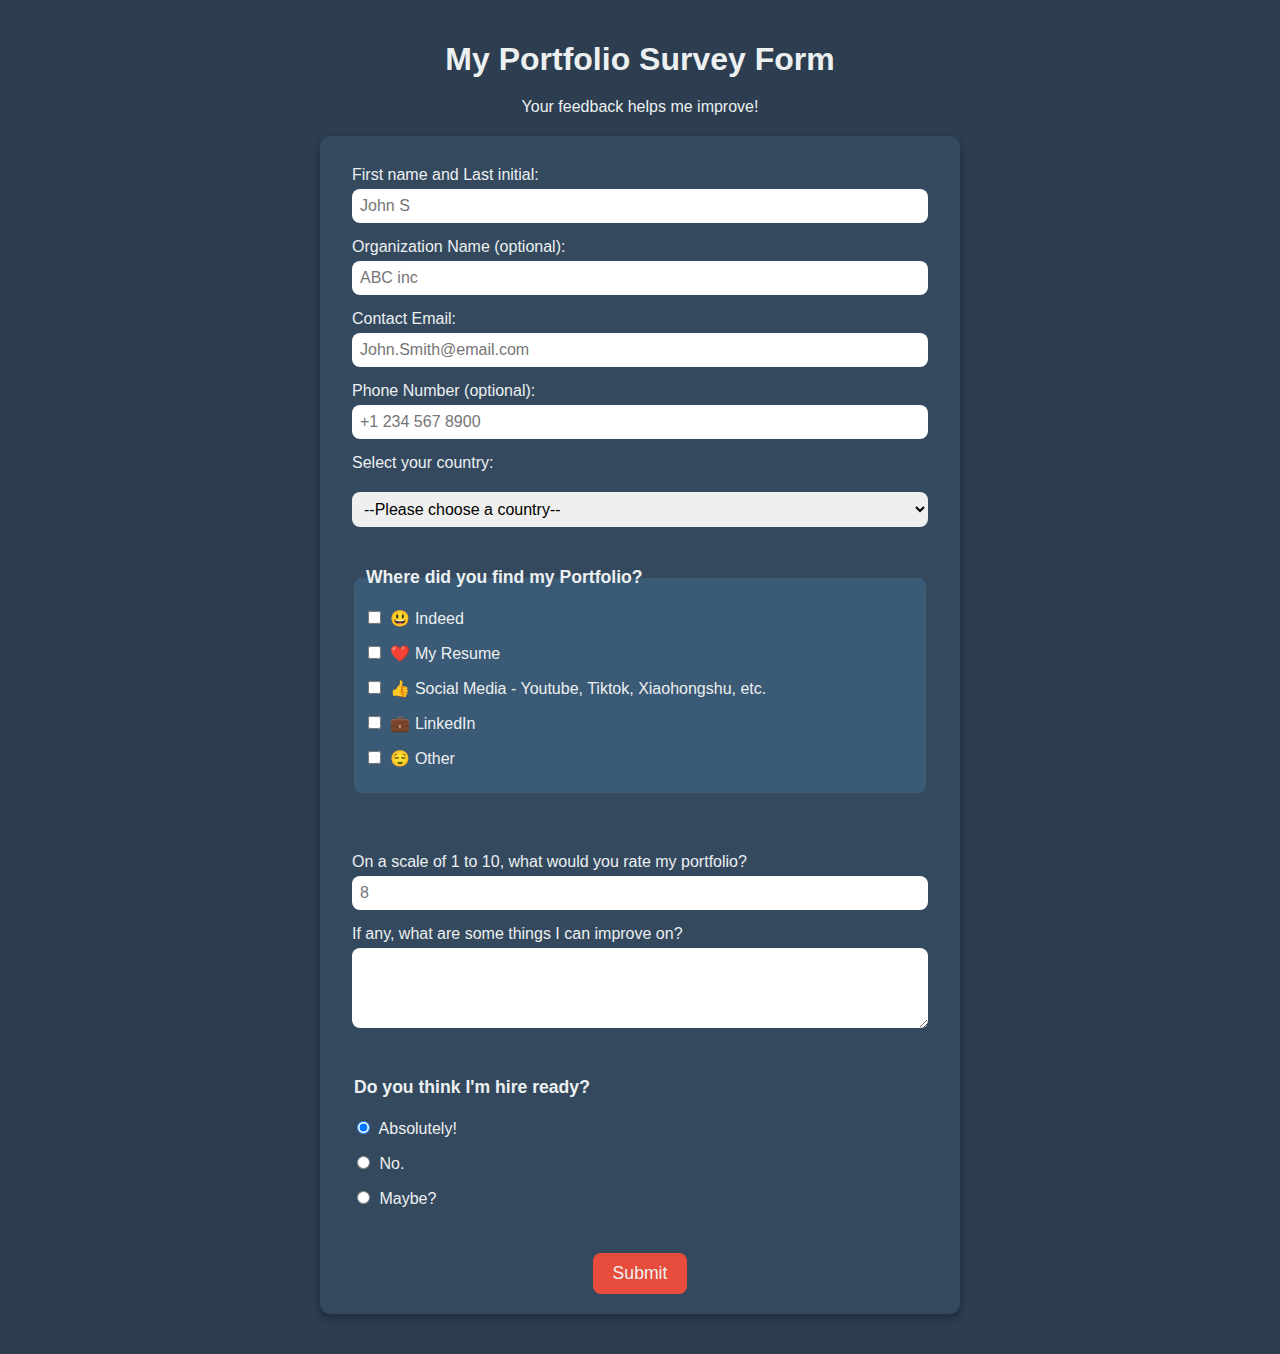
<file: Project1-SurveyForm/index.html>
<!DOCTYPE html>
<html lang="en">
  <head>
    <title>Portfolio Survey Form</title>
    <meta charset="utf-8">
    <meta name="viewport" content="width=device-width, initial-scale=1.0">
    <link rel="stylesheet" href="styles.css">
  </head>
  <body>
    <h1 id="title">My Portfolio Survey Form</h1>
    <p id="description">Your feedback helps me improve!</p>
    <form id="survey-form"> 
      <fieldset>
        <label for="name" id="name-label">First name and Last initial: <input id="name" name="name-label" type="text" placeholder="John S" required/></label>
        <label for="org-name">Organization Name (optional): <input id="org-name" name="org-name" type="text" placeholder="ABC inc" /></label>
        <label id="email-label" for="email">Contact Email: <input id="email" name="email-label" type="email" placeholder="John.Smith@email.com" required/></label>
        <label for="phone">Phone Number (optional): <input type="tel" id="phone" name="phone" placeholder="+1 234 567 8900"/></label>
        <label for="dropdown">Select your country:</label>
          <select id="dropdown" name="country" required>
            <option value="">--Please choose a country--</option>
            <option value="AL">Albania</option>
            <option value="AU">Australia</option>
            <option value="CA">Canada</option>
            <option value="CN">China</option>
            <option value="DK">Denmark</option>
            <option value="FR">France</option>
            <option value="DE">Germany</option>
            <option value="IE">Ireland</option>
            <option value="JP">Japan</option>
            <option value="MX">Mexico</option>
            <option value="NL">Netherlands</option>
            <option value="PH">Philippines</option>
            <option value="KR">South Korea</option>
            <option value="TH">Thailand</option>
            <option value="GB">United Kingdom</option>
            <option value="US">United States</option>
            <option value="other">Other</option>
          </select>
      </fieldset>
      <fieldset>
        <fieldset>
    <legend>Where did you find my Portfolio?</legend>
    
    <label>
      <input type="checkbox" name="referral" value="smile">
      😃 Indeed
    </label>
    <label>
      <input type="checkbox" name="referral" value="heart">
      ❤️ My Resume
    </label>
    <label>
      <input type="checkbox" name="referral" value="thumbsup">
      👍 Social Media - Youtube, Tiktok, Xiaohongshu, etc.
    </label>
    <label>
      <input type="checkbox" name="referral" value="suitcase">
      💼 LinkedIn
    </label>
    <label>
      <input type="checkbox" name="referral" value="relieved">
      😌 Other
    </label>
  </fieldset>
      </fieldset>
      <fieldset>
        <label for="number" id="number-label">On a scale of 1 to 10, what would you rate my portfolio? <input id="number" name="number-label" type="number" min="1" max="10" placeholder="8" /></label>
        <label for="feedback">If any, what are some things I can improve on? <textarea id="feedback" name="feedback" rows="4" cols="20"></textarea>
        </label>
        </fieldset>
        <fieldset>
          <legend>Do you think I'm hire ready?</legend>
          <label for="hireYes"><input type="radio" id="hireYes" name="hireReady" value="yes" class="inline" checked> Absolutely!</label>
          <label for="hireNo"><input type="radio" id="hireNo" name="hireReady" value="no" class="inline"> No. </label>
          <label for="hireMaybe">
            <input type="radio" id="hireMaybe" name="hireReady" value="maybe" class="inline"> Maybe?</label>
        </fieldset>
      <input type="submit" value="Submit" id="submit"/>
    </form>
  </body>
</html>
</file>
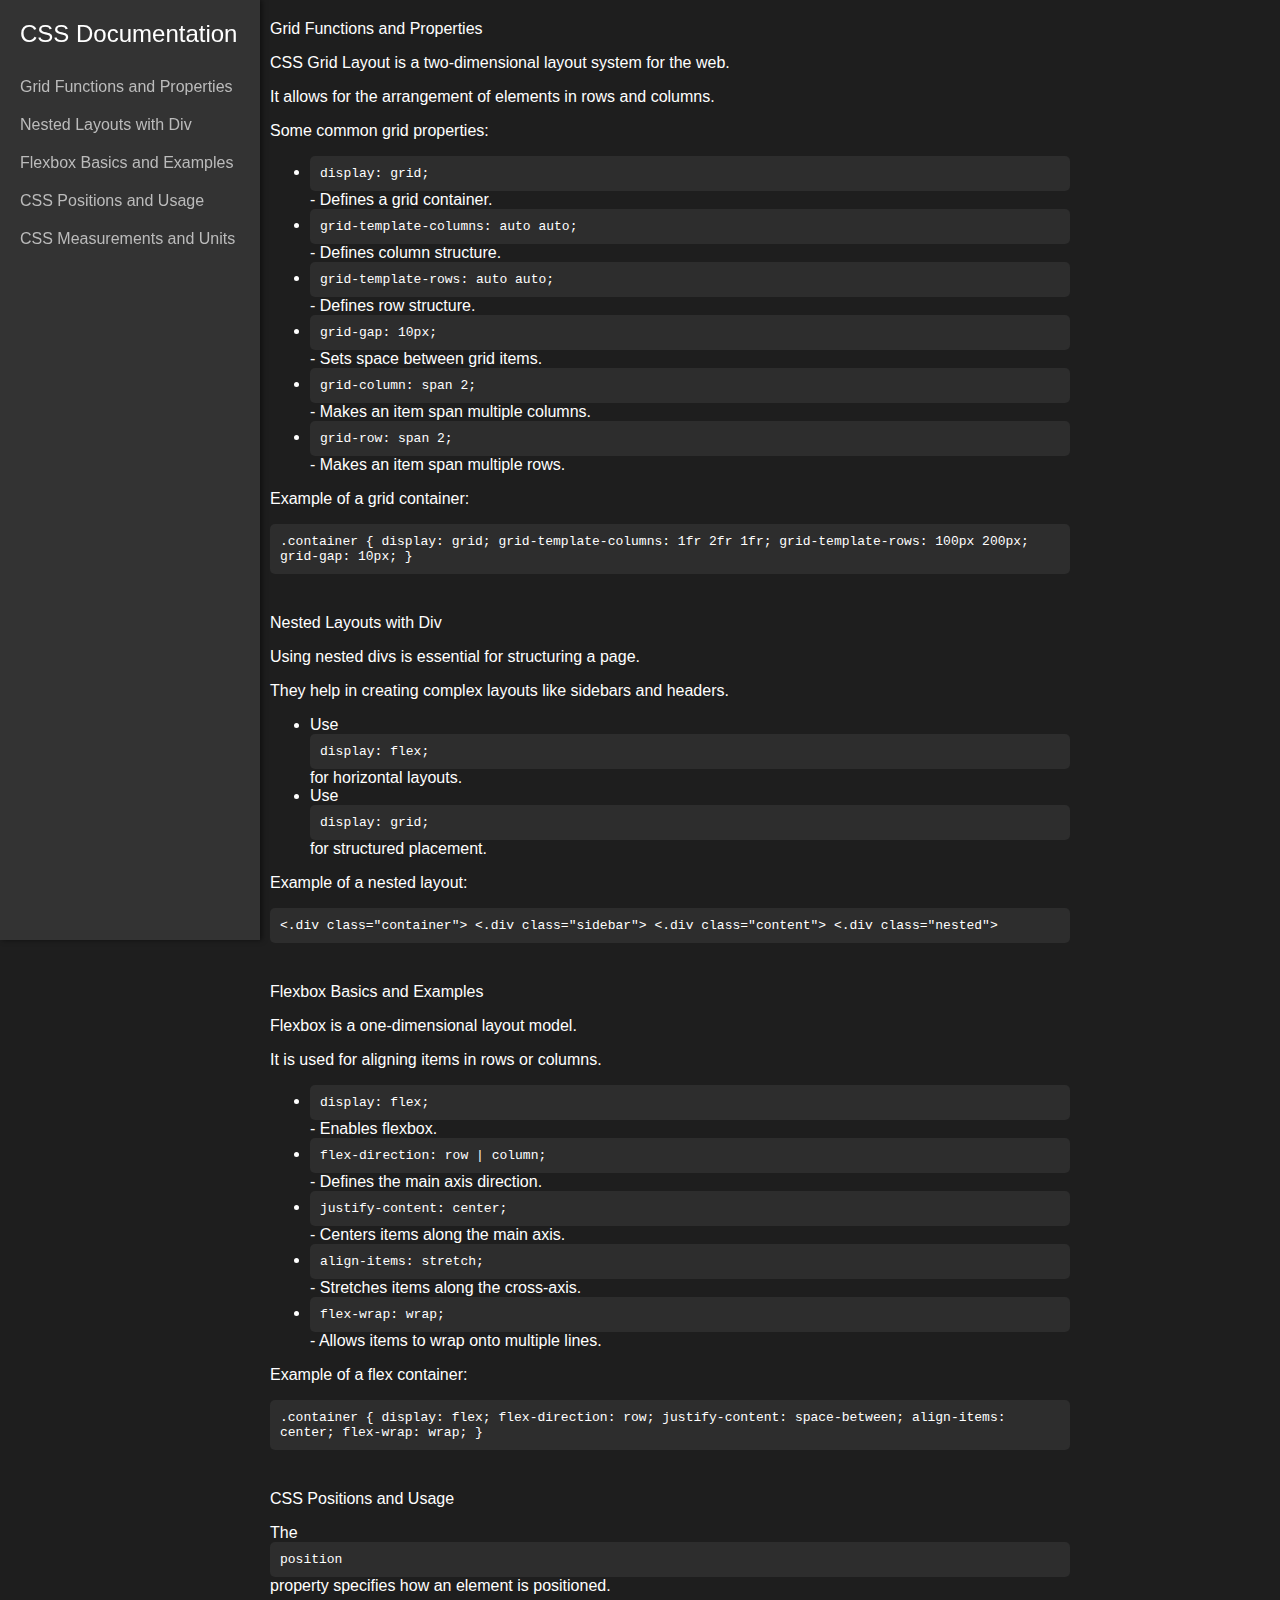
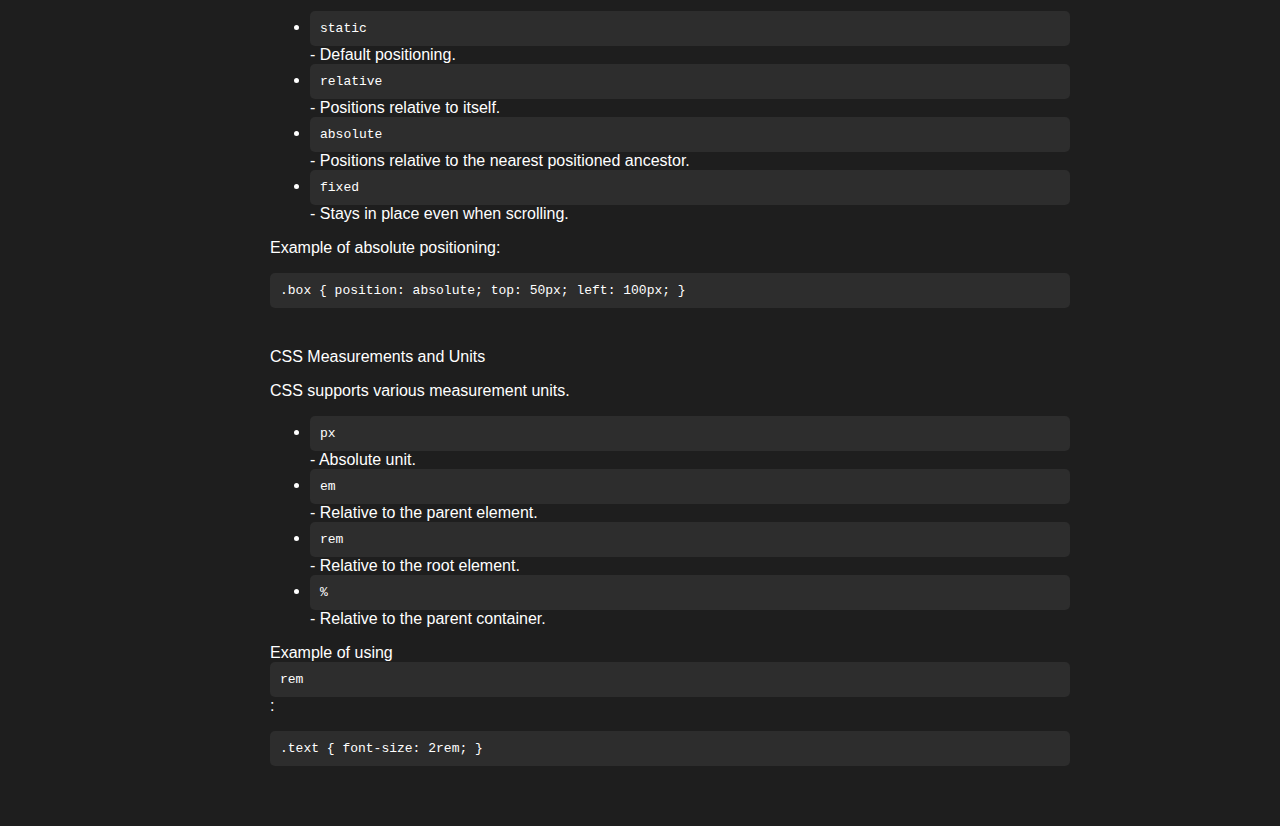
<file: Project4-TechnicalDocument/index.html>
<!DOCTYPE html>
<html lang="en">
<head>
    <meta charset="UTF-8">
    <meta name="viewport" content="width=device-width, initial-scale=1.0">
    <title>CSS Technical Documentation</title>
    <link rel="stylesheet" href="styles.css">
</head>
<body>
    <nav id="navbar">
        <header>CSS Documentation</header>
        <a class="nav-link" href="#Grid_Functions_and_Properties">Grid Functions and Properties</a>
        <a class="nav-link" href="#Nested_Layouts_with_Div">Nested Layouts with Div</a>
        <a class="nav-link" href="#Flexbox_Basics_and_Examples">Flexbox Basics and Examples</a>
        <a class="nav-link" href="#CSS_Positions_and_Usage">CSS Positions and Usage</a>
        <a class="nav-link" href="#CSS_Measurements_and_Units">CSS Measurements and Units</a>
    </nav>

    <main id="main-doc">
        <section class="main-section" id="Grid_Functions_and_Properties">
            <header>Grid Functions and Properties</header>
            <p>CSS Grid Layout is a two-dimensional layout system for the web.</p>
            <p>It allows for the arrangement of elements in rows and columns.</p>
            <p>Some common grid properties:</p>
            <ul>
                <li><code>display: grid;</code> - Defines a grid container.</li>
                <li><code>grid-template-columns: auto auto;</code> - Defines column structure.</li>
                <li><code>grid-template-rows: auto auto;</code> - Defines row structure.</li>
                <li><code>grid-gap: 10px;</code> - Sets space between grid items.</li>
                <li><code>grid-column: span 2;</code> - Makes an item span multiple columns.</li>
                <li><code>grid-row: span 2;</code> - Makes an item span multiple rows.</li>
            </ul>
            <p>Example of a grid container:</p>
            <code>
                .container {
                    display: grid;
                    grid-template-columns: 1fr 2fr 1fr;
                    grid-template-rows: 100px 200px;
                    grid-gap: 10px;
                }
            </code>
        </section>

        <section class="main-section" id="Nested_Layouts_with_Div">
            <header>Nested Layouts with Div</header>
            <p>Using nested divs is essential for structuring a page.</p>
            <p>They help in creating complex layouts like sidebars and headers.</p>
            <ul>
                <li>Use <code>display: flex;</code> for horizontal layouts.</li>
                <li>Use <code>display: grid;</code> for structured placement.</li>
            </ul>
            <p>Example of a nested layout:</p>
            <code>
                <.div class="container">
                    <.div class="sidebar"></div>
                    <.div class="content">
                        <.div class="nested"></div>
                    </div>
                </div>
            </code>
        </section>

        <section class="main-section" id="Flexbox_Basics_and_Examples">
            <header>Flexbox Basics and Examples</header>
            <p>Flexbox is a one-dimensional layout model.</p>
            <p>It is used for aligning items in rows or columns.</p>
            <ul>
                <li><code>display: flex;</code> - Enables flexbox.</li>
                <li><code>flex-direction: row | column;</code> - Defines the main axis direction.</li>
                <li><code>justify-content: center;</code> - Centers items along the main axis.</li>
                <li><code>align-items: stretch;</code> - Stretches items along the cross-axis.</li>
                <li><code>flex-wrap: wrap;</code> - Allows items to wrap onto multiple lines.</li>
            </ul>
            <p>Example of a flex container:</p>
            <code>
                .container {
                    display: flex;
                    flex-direction: row;
                    justify-content: space-between;
                    align-items: center;
                    flex-wrap: wrap;
                }
            </code>
        </section>
    
        <section class="main-section" id="CSS_Positions_and_Usage">
            <header>CSS Positions and Usage</header>
            <p>The <code>position</code> property specifies how an element is positioned.</p>
            <ul>
                <li><code>static</code> - Default positioning.</li>
                <li><code>relative</code> - Positions relative to itself.</li>
                <li><code>absolute</code> - Positions relative to the nearest positioned ancestor.</li>
                <li><code>fixed</code> - Stays in place even when scrolling.</li>
            </ul>
            <p>Example of absolute positioning:</p>
            <code>
                .box {
                    position: absolute;
                    top: 50px;
                    left: 100px;
                }
            </code>
        </section>
    
        <section class="main-section" id="CSS_Measurements_and_Units">
            <header>CSS Measurements and Units</header>
            <p>CSS supports various measurement units.</p>
            <ul>
                <li><code>px</code> - Absolute unit.</li>
                <li><code>em</code> - Relative to the parent element.</li>
                <li><code>rem</code> - Relative to the root element.</li>
                <li><code>%</code> - Relative to the parent container.</li>
            </ul>
            <p>Example of using <code>rem</code>:</p>
            <code>
                .text {
                    font-size: 2rem;
                }
            </code>
        </section>
    </main>
</body>
</html>
</file>
<file: Project1-SurveyForm/styles.css>
/* Global Styles */
body {
    background-color: #2c3e50; /*change later*/
    color: #ecf0f1;
    font-family: 'Arial', sans-serif; 
    margin: 0;
    padding: 20px;
  }
  
  /* Form Container */
  #survey-form {
    max-width: 600px;
    margin: 20px auto;
    padding: 20px;
    background-color: #34495e; 
    border-radius: 10px;
    box-shadow: 0 4px 8px rgba(0, 0, 0, 0.3);
  }
  
  /* Headings */
  #title,
  #description {
    text-align: center;
    margin-bottom: 20px;
  }
  
  /* Fieldset and Legend */
  fieldset {
    border: none;
    margin-bottom: 20px;
    padding: 10px;
  }
  
  fieldset fieldset {
    background-color: #3b5a75;
    border-radius: 8px;
    padding: 10px;
    margin-bottom: 20px;
  }
  
  legend {
    font-size: 1.1em;
    font-weight: bold;
    margin-bottom: 10px;
  }
  
  /* Labels */
  label {
    display: block;
    margin-bottom: 15px;
  }
  
  /* Input Fields, Selects, and Textareas */
  input[type="text"],
  input[type="email"],
  input[type="tel"],
  input[type="number"],
  select,
  textarea {
    width: 100%;
    padding: 8px;
    margin-top: 5px;
    border: none;
    border-radius: 8px;
    font-size: 1em;
    box-sizing: border-box;
  }
  
  /* Radio and Checkbox Inputs */
  input[type="radio"],
  input[type="checkbox"] {
    margin-right: 5px;
  }
  
  /* Submit Button */
  input[type="submit"] {
    background-color: #e74c3c; 
    color: #ecf0f1;
    border: none;
    border-radius: 8px;
    padding: 10px 20px;
    font-size: 1.1em;
    cursor: pointer;
    display: block;
    margin: 20px auto 0;
  }
  
  input[type="submit"]:hover {
    background-color: #c0392b;
  }
  
  /* Inline class for radio button */
  .inline {
    display: inline;
    margin-right: 10px;
  }
  
  textarea {
    resize: vertical;
    min-height: 80px;
  }
</file>
<file: Project4-TechnicalDocument/styles.css>
body {
    background-color: #1e1e1e;
    color: #ffffff;
    font-family: Arial, sans-serif;
    margin: 0;
    padding: 0;
    display: flex;
}

#navbar {
    background-color: #333;
    width: 220px; 
    position: fixed;
    height: 100%;
    padding: 20px;
    box-shadow: 2px 0 5px rgba(0, 0, 0, 0.5);
}

#navbar header {
    font-size: 1.5rem;
    margin-bottom: 20px;
}

.nav-link {
    display: block;
    color: #bbb;
    text-decoration: none;
    padding: 10px 0;
    transition: color 0.3s;
}

.nav-link:hover {
    color: #ffffff;
}

#main-doc {
    margin-left: 250px; 
    padding: 20px;
    max-width: 800px;
}

.main-section {
    margin-bottom: 40px;
}

code {
    display: block;
    background-color: #2d2d2d;
    padding: 10px;
    border-radius: 5px;
    font-family: monospace;
    overflow-x: auto;
}

@media (max-width: 768px) {
    #navbar {
        width: 100%;
        height: auto;
        position: relative;
        text-align: center;
    }

    #main-doc {
        margin-left: 0;
    }
}
</file>
